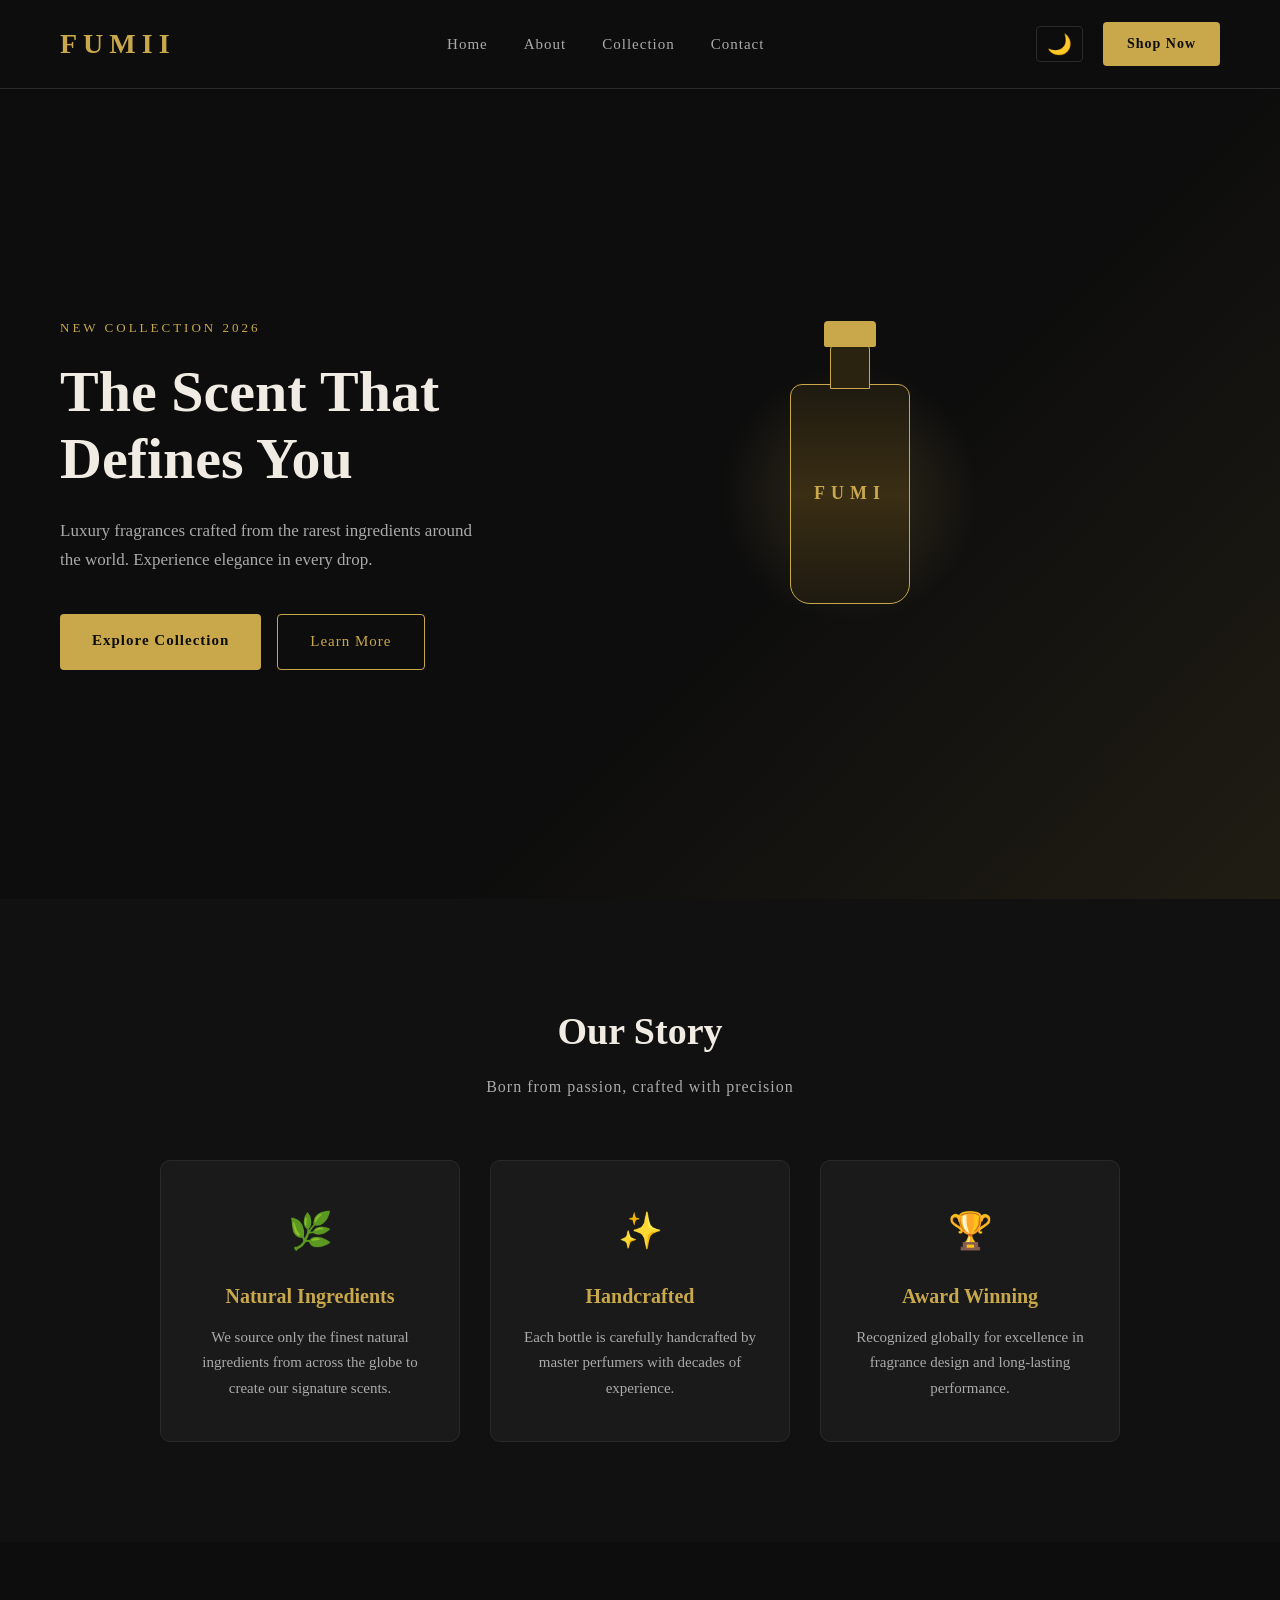
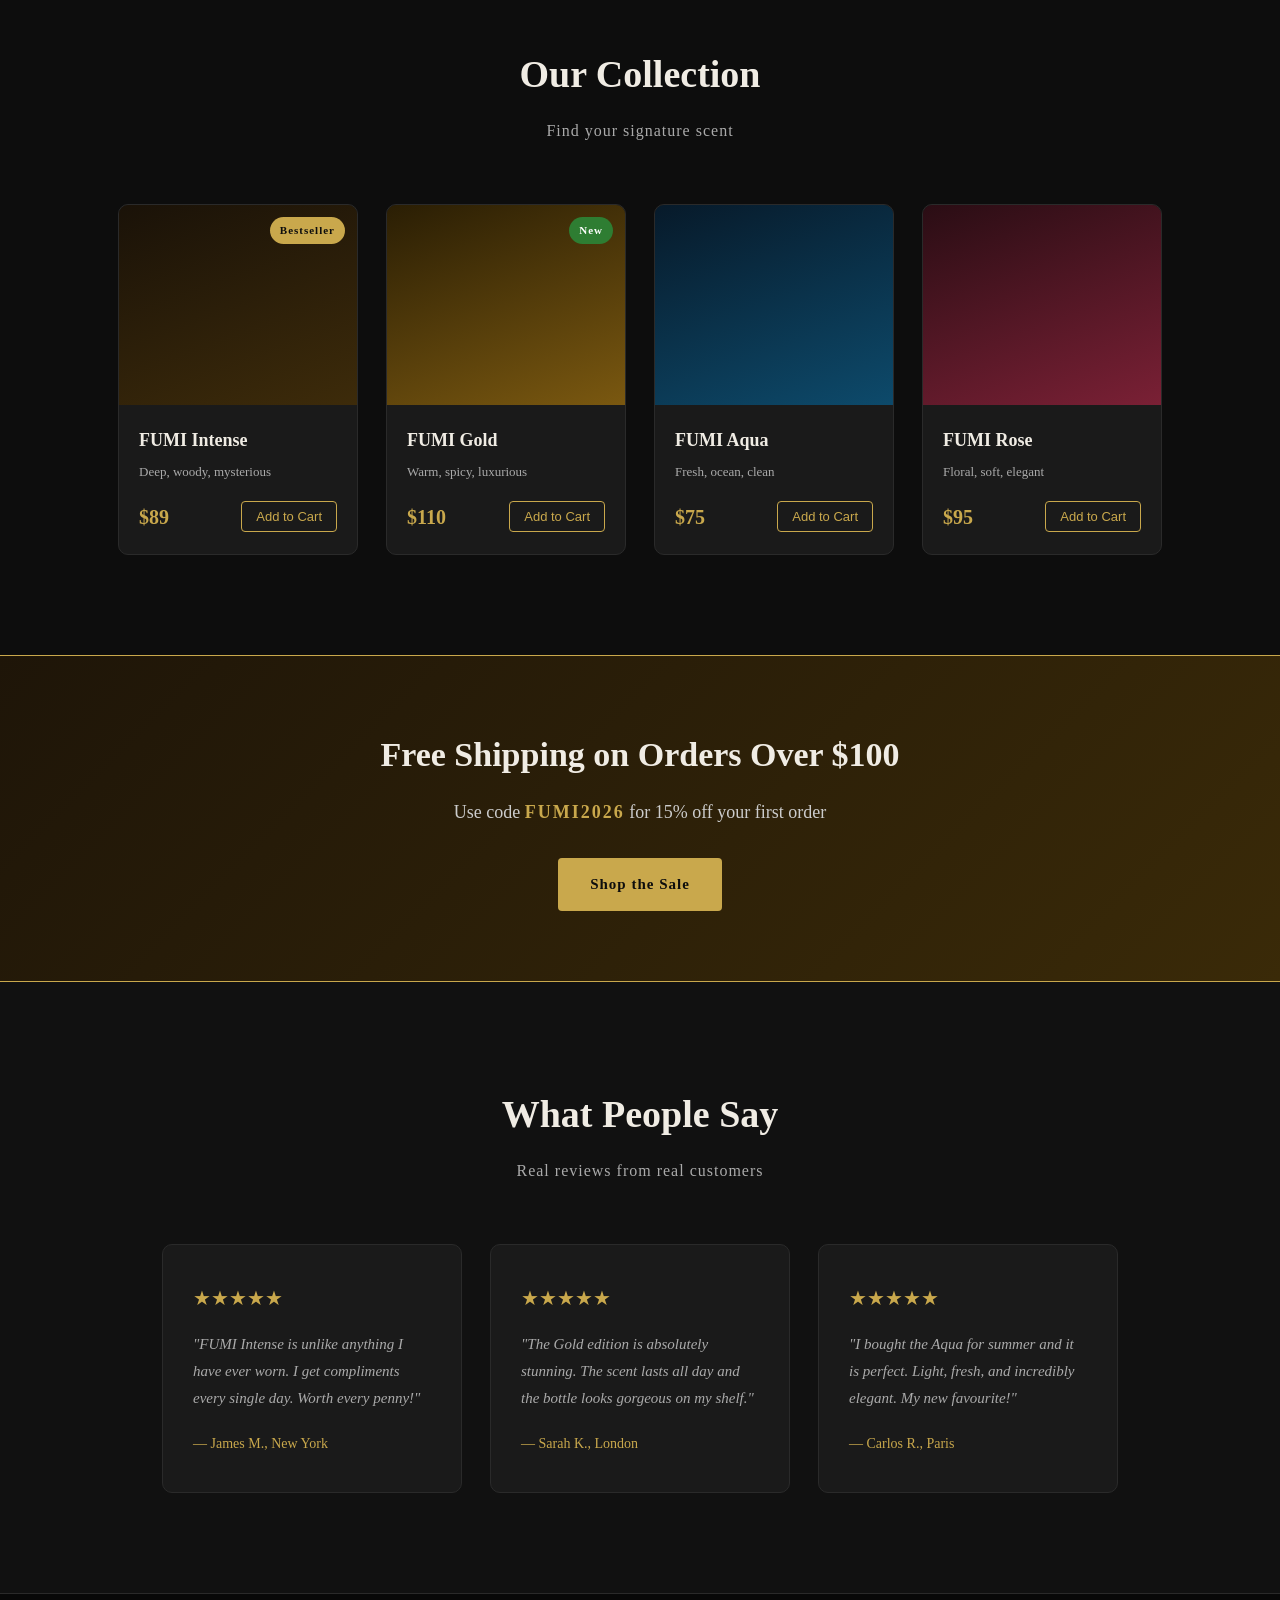
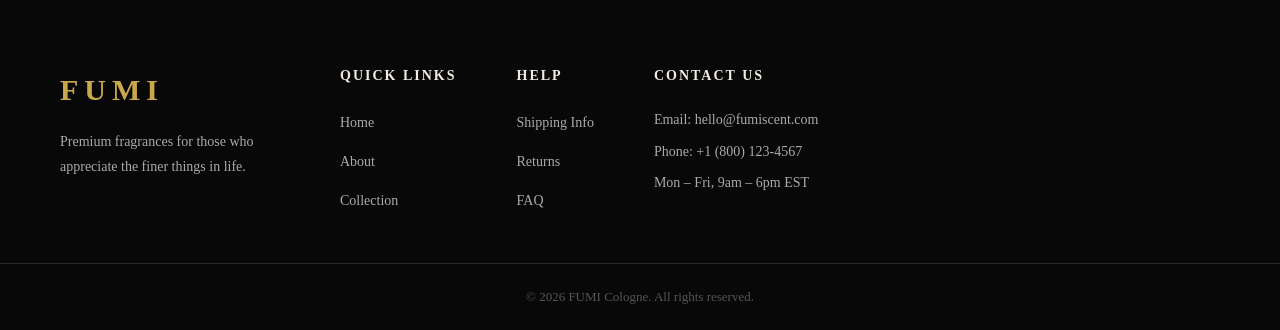
<file: index.html>
<!DOCTYPE html>
<html lang="en">

<head>
    <meta charset="UTF-8">
    <meta name="viewport" content="width=device-width, initial-scale=1.0">
    <title>FUMI - Premium Cologne</title>
    <link rel="stylesheet" href="style.css">
</head>

<body>

    <nav class="navbar">
        <div class="logo">FUMII</div>
        <ul class="nav-links">
            <li><a href="#home">Home</a></li>
            <li><a href="#about">About</a></li>
            <li><a href="#products">Collection</a></li>
            <li><a href="#contact">Contact</a></li>
        </ul>
        <div class="nav-actions">
            <button id="theme-toggle" class="theme-btn">🌙</button>
            <a href="#products" class="nav-btn">Shop Now</a>
        </div>
    </nav>

    <section class="hero" id="home">
        <div class="hero-content">
            <p class="hero-tag">New Collection 2026</p>
            <h1>The Scent That<br>Defines You</h1>
            <p class="hero-desc">
                Luxury fragrances crafted from the rarest ingredients around the world.
                Experience elegance in every drop.
            </p>
            <div class="hero-buttons">
                <a href="#products" class="btn-primary">Explore Collection</a>
                <a href="#about" class="btn-secondary">Learn More</a>
            </div>
        </div>
        <div class="hero-image">
            <div class="bottle-visual">
                <div class="bottle-body">
                    <div class="bottle-neck"></div>
                    <div class="bottle-cap"></div>
                    <p class="bottle-label">FUMI</p>
                </div>
                <div class="glow-circle"></div>
            </div>
        </div>
    </section>

    <section class="about" id="about">
        <h2 class="section-title">Our Story</h2>
        <p class="section-subtitle">Born from passion, crafted with precision</p>
        <div class="about-cards">

            <div class="about-card">
                <div class="about-icon">🌿</div>
                <h3>Natural Ingredients</h3>
                <p>We source only the finest natural ingredients from across the globe to create our signature scents.</p>
            </div>

            <div class="about-card">
                <div class="about-icon">✨</div>
                <h3>Handcrafted</h3>
                <p>Each bottle is carefully handcrafted by master perfumers with decades of experience.</p>
            </div>

            <div class="about-card">
                <div class="about-icon">🏆</div>
                <h3>Award Winning</h3>
                <p>Recognized globally for excellence in fragrance design and long-lasting performance.</p>
            </div>

        </div>
    </section>

    <section class="products" id="products">
        <h2 class="section-title">Our Collection</h2>
        <p class="section-subtitle">Find your signature scent</p>
        <div class="product-grid">

            <div class="product-card">
                <div class="product-img dark-img">
                    <span class="product-badge">Bestseller</span>
                </div>
                <div class="product-info">
                    <h3>FUMI Intense</h3>
                    <p>Deep, woody, mysterious</p>
                    <div class="product-bottom">
                        <span class="price">$89</span>
                        <button class="add-btn">Add to Cart</button>
                    </div>
                </div>
            </div>

            <div class="product-card">
                <div class="product-img gold-img">
                    <span class="product-badge new-badge">New</span>
                </div>
                <div class="product-info">
                    <h3>FUMI Gold</h3>
                    <p>Warm, spicy, luxurious</p>
                    <div class="product-bottom">
                        <span class="price">$110</span>
                        <button class="add-btn">Add to Cart</button>
                    </div>
                </div>
            </div>

            <div class="product-card">
                <div class="product-img blue-img">
                </div>
                <div class="product-info">
                    <h3>FUMI Aqua</h3>
                    <p>Fresh, ocean, clean</p>
                    <div class="product-bottom">
                        <span class="price">$75</span>
                        <button class="add-btn">Add to Cart</button>
                    </div>
                </div>
            </div>

            <div class="product-card">
                <div class="product-img rose-img">
                </div>
                <div class="product-info">
                    <h3>FUMI Rose</h3>
                    <p>Floral, soft, elegant</p>
                    <div class="product-bottom">
                        <span class="price">$95</span>
                        <button class="add-btn">Add to Cart</button>
                    </div>
                </div>
            </div>

        </div>
    </section>

    <section class="banner">
        <h2>Free Shipping on Orders Over $100</h2>
        <p>Use code <strong>FUMI2026</strong> for 15% off your first order</p>
        <a href="#products" class="btn-primary">Shop the Sale</a>
    </section>

    <section class="testimonials">
        <h2 class="section-title">What People Say</h2>
        <p class="section-subtitle">Real reviews from real customers</p>
        <div class="testimonial-grid">

            <div class="testimonial-card">
                <p class="stars">★★★★★</p>
                <p class="review">"FUMI Intense is unlike anything I have ever worn. I get compliments every single day. Worth every penny!"</p>
                <p class="reviewer">— James M., New York</p>
            </div>

            <div class="testimonial-card">
                <p class="stars">★★★★★</p>
                <p class="review">"The Gold edition is absolutely stunning. The scent lasts all day and the bottle looks gorgeous on my shelf."</p>
                <p class="reviewer">— Sarah K., London</p>
            </div>

            <div class="testimonial-card">
                <p class="stars">★★★★★</p>
                <p class="review">"I bought the Aqua for summer and it is perfect. Light, fresh, and incredibly elegant. My new favourite!"</p>
                <p class="reviewer">— Carlos R., Paris</p>
            </div>

        </div>
    </section>

    <footer class="footer" id="contact">
        <div class="footer-top">

            <div class="footer-brand">
                <h2>FUMI</h2>
                <p>Premium fragrances for those who appreciate the finer things in life.</p>
            </div>

            <div class="footer-links">
                <h4>Quick Links</h4>
                <ul>
                    <li><a href="#home">Home</a></li>
                    <li><a href="#about">About</a></li>
                    <li><a href="#products">Collection</a></li>
                </ul>
            </div>

            <div class="footer-links">
                <h4>Help</h4>
                <ul>
                    <li><a href="#">Shipping Info</a></li>
                    <li><a href="#">Returns</a></li>
                    <li><a href="#">FAQ</a></li>
                </ul>
            </div>

            <div class="footer-contact">
                <h4>Contact Us</h4>
                <p>Email: hello@fumiscent.com</p>
                <p>Phone: +1 (800) 123-4567</p>
                <p>Mon – Fri, 9am – 6pm EST</p>
            </div>

        </div>
        <div class="footer-bottom">
            <p>© 2026 FUMI Cologne. All rights reserved.</p>
        </div>
    </footer>

    <script>
        const themeToggle = document.getElementById('theme-toggle');
        const body = document.body;

        themeToggle.addEventListener('click', () => {
            body.classList.toggle('light-mode');
            if (body.classList.contains('light-mode')) {
                themeToggle.textContent = '☀️';
            } else {
                themeToggle.textContent = '🌙';
            }
        });
    </script>
</body>

</html>
</file>
<file: style.css>
/* ===========================
   RESET & BASE STYLES
=========================== */

:root {
    --bg-color: #0d0d0d;
    --text-color: #f0ece4;
    --card-bg: #1a1a1a;
    --border-color: #2a2a2a;
    --accent-color: #c9a84c;
    --accent-hover: #e0bf6a;
    --nav-bg: #0d0d0d;
    --secondary-text: #aaa;
    --footer-bg: #080808;
    --testimonial-bg: #111;
}

body.light-mode {
    --bg-color: #f8f8f8;
    --text-color: #1a1a1a;
    --card-bg: #ffffff;
    --border-color: #dddddd;
    --nav-bg: #ffffff;
    --secondary-text: #555;
    --footer-bg: #eeeeee;
    --testimonial-bg: #f0f0f0;
}

* {
    margin: 0;
    padding: 0;
    box-sizing: border-box;
}

body {
    font-family: Georgia, serif;
    background-color: var(--bg-color);
    color: var(--text-color);
    line-height: 1.7;
    transition: background-color 0.3s, color 0.3s;
}

a {
    text-decoration: none;
    color: inherit;
}

ul {
    list-style: none;
}


/* ===========================
   NAVBAR
=========================== */

.navbar {
    display: flex;
    align-items: center;
    justify-content: space-between;
    padding: 20px 60px;
    background-color: var(--nav-bg);
    border-bottom: 1px solid var(--border-color);
    position: sticky;
    top: 0;
    z-index: 100;
}

.logo {
    font-size: 28px;
    font-weight: bold;
    letter-spacing: 6px;
    color: var(--accent-color);
}

.nav-links {
    display: flex;
    gap: 36px;
}

.nav-links a {
    font-size: 15px;
    letter-spacing: 1px;
    color: var(--secondary-text);
    transition: color 0.3s;
}

.nav-links a:hover {
    color: var(--accent-color);
}

.nav-actions {
    display: flex;
    align-items: center;
    gap: 20px;
}

.theme-btn {
    background: none;
    border: 1px solid var(--border-color);
    color: var(--text-color);
    font-size: 20px;
    cursor: pointer;
    padding: 5px 10px;
    border-radius: 4px;
    transition: background-color 0.3s;
}

.theme-btn:hover {
    background-color: var(--border-color);
}

.nav-btn {
    background-color: var(--accent-color);
    color: #0d0d0d;
    padding: 10px 24px;
    font-size: 14px;
    letter-spacing: 1px;
    font-weight: bold;
    border-radius: 4px;
    transition: background-color 0.3s;
}

.nav-btn:hover {
    background-color: var(--accent-hover);
}


/* ===========================
   HERO SECTION
=========================== */

.hero {
    display: flex;
    align-items: center;
    justify-content: space-between;
    padding: 100px 60px;
    min-height: 90vh;
    background: linear-gradient(135deg, var(--bg-color) 60%, rgba(201,168,76,0.1) 100%);
}

.hero-content {
    max-width: 520px;
}

.hero-tag {
    font-size: 13px;
    letter-spacing: 3px;
    text-transform: uppercase;
    color: var(--accent-color);
    margin-bottom: 20px;
}

.hero-content h1 {
    font-size: 58px;
    line-height: 1.15;
    color: var(--text-color);
    margin-bottom: 24px;
}

.hero-desc {
    font-size: 17px;
    color: var(--secondary-text);
    margin-bottom: 40px;
    max-width: 420px;
}

.hero-buttons {
    display: flex;
    gap: 16px;
}

.btn-primary {
    background-color: var(--accent-color);
    color: #0d0d0d;
    padding: 14px 32px;
    font-size: 15px;
    font-weight: bold;
    letter-spacing: 1px;
    border-radius: 4px;
    display: inline-block;
    transition: background-color 0.3s;
}

.btn-primary:hover {
    background-color: var(--accent-hover);
}

.btn-secondary {
    border: 1px solid var(--accent-color);
    color: var(--accent-color);
    padding: 14px 32px;
    font-size: 15px;
    letter-spacing: 1px;
    border-radius: 4px;
    display: inline-block;
    transition: background-color 0.3s, color 0.3s;
}

.btn-secondary:hover {
    background-color: var(--accent-color);
    color: #0d0d0d;
}

/* Decorative CSS cologne bottle */
.hero-image {
    display: flex;
    align-items: center;
    justify-content: center;
    flex: 1;
}

.bottle-visual {
    position: relative;
    display: flex;
    align-items: center;
    justify-content: center;
}

.glow-circle {
    width: 260px;
    height: 260px;
    background: radial-gradient(circle, rgba(201,168,76,0.2) 0%, transparent 70%);
    border-radius: 50%;
    position: absolute;
}

.bottle-body {
    position: relative;
    width: 120px;
    height: 220px;
    background: linear-gradient(180deg, #1e1a10 0%, #3a2e14 50%, #1e1a10 100%);
    border-radius: 12px 12px 20px 20px;
    border: 1px solid var(--accent-color);
    display: flex;
    align-items: center;
    justify-content: center;
    z-index: 2;
}

.bottle-neck {
    position: absolute;
    top: -40px;
    left: 50%;
    transform: translateX(-50%);
    width: 40px;
    height: 44px;
    background-color: #2a2310;
    border: 1px solid var(--accent-color);
    border-radius: 4px 4px 0 0;
}

.bottle-cap {
    position: absolute;
    top: -64px;
    left: 50%;
    transform: translateX(-50%);
    width: 52px;
    height: 26px;
    background-color: var(--accent-color);
    border-radius: 4px 4px 2px 2px;
}

.bottle-label {
    font-size: 18px;
    letter-spacing: 6px;
    color: var(--accent-color);
    font-weight: bold;
}


/* ===========================
   SECTION SHARED STYLES
=========================== */

.section-title {
    font-size: 38px;
    text-align: center;
    color: var(--text-color);
    margin-bottom: 10px;
}

.section-subtitle {
    font-size: 16px;
    text-align: center;
    color: var(--secondary-text);
    margin-bottom: 60px;
    letter-spacing: 1px;
}


/* ===========================
   ABOUT SECTION
=========================== */

.about {
    padding: 100px 60px;
    background-color: var(--testimonial-bg);
}

.about-cards {
    display: flex;
    gap: 30px;
    justify-content: center;
}

.about-card {
    background-color: var(--card-bg);
    border: 1px solid var(--border-color);
    border-radius: 10px;
    padding: 40px 30px;
    max-width: 300px;
    text-align: center;
    transition: border-color 0.3s;
}

.about-card:hover {
    border-color: var(--accent-color);
}

.about-icon {
    font-size: 36px;
    margin-bottom: 16px;
}

.about-card h3 {
    font-size: 20px;
    color: var(--accent-color);
    margin-bottom: 12px;
}

.about-card p {
    font-size: 15px;
    color: var(--secondary-text);
}


/* ===========================
   PRODUCTS SECTION
=========================== */

.products {
    padding: 100px 60px;
    background-color: var(--bg-color);
}

.product-grid {
    display: flex;
    gap: 28px;
    flex-wrap: wrap;
    justify-content: center;
}

.product-card {
    background-color: var(--card-bg);
    border: 1px solid var(--border-color);
    border-radius: 10px;
    width: 240px;
    overflow: hidden;
    transition: border-color 0.3s, transform 0.3s;
}

.product-card:hover {
    border-color: var(--accent-color);
    transform: translateY(-6px);
}

.product-img {
    height: 200px;
    display: flex;
    align-items: flex-start;
    justify-content: flex-end;
    padding: 12px;
    position: relative;
}

.dark-img {
    background: linear-gradient(160deg, #1a1208, #3d2b0a);
}

.gold-img {
    background: linear-gradient(160deg, #2a1e04, #7a5810);
}

.blue-img {
    background: linear-gradient(160deg, #071a2a, #0d4a6b);
}

.rose-img {
    background: linear-gradient(160deg, #2a0d14, #7a2035);
}

.product-badge {
    background-color: var(--accent-color);
    color: #0d0d0d;
    font-size: 11px;
    font-weight: bold;
    padding: 4px 10px;
    border-radius: 20px;
    letter-spacing: 1px;
}

.new-badge {
    background-color: #2e7d32;
    color: #fff;
}

.product-info {
    padding: 20px;
}

.product-info h3 {
    font-size: 18px;
    color: var(--text-color);
    margin-bottom: 6px;
}

.product-info p {
    font-size: 13px;
    color: var(--secondary-text);
    margin-bottom: 16px;
}

.product-bottom {
    display: flex;
    align-items: center;
    justify-content: space-between;
}

.price {
    font-size: 20px;
    font-weight: bold;
    color: var(--accent-color);
}

.add-btn {
    background-color: transparent;
    border: 1px solid var(--accent-color);
    color: var(--accent-color);
    padding: 7px 14px;
    font-size: 13px;
    border-radius: 4px;
    cursor: pointer;
    transition: background-color 0.3s, color 0.3s;
}

.add-btn:hover {
    background-color: var(--accent-color);
    color: #0d0d0d;
}


/* ===========================
   BANNER SECTION
=========================== */

.banner {
    background: linear-gradient(135deg, #1e1508, #3a2a08);
    border-top: 1px solid var(--accent-color);
    border-bottom: 1px solid var(--accent-color);
    padding: 70px 60px;
    text-align: center;
}

.banner h2 {
    font-size: 34px;
    color: #f0ece4;
    margin-bottom: 14px;
}

.banner p {
    font-size: 18px;
    color: #ccc;
    margin-bottom: 30px;
}

.banner strong {
    color: var(--accent-color);
    letter-spacing: 2px;
}


/* ===========================
   TESTIMONIALS SECTION
=========================== */

.testimonials {
    padding: 100px 60px;
    background-color: var(--testimonial-bg);
}

.testimonial-grid {
    display: flex;
    gap: 28px;
    justify-content: center;
    flex-wrap: wrap;
}

.testimonial-card {
    background-color: var(--card-bg);
    border: 1px solid var(--border-color);
    border-radius: 10px;
    padding: 36px 30px;
    max-width: 300px;
}

.stars {
    color: var(--accent-color);
    font-size: 20px;
    margin-bottom: 16px;
}

.review {
    font-size: 15px;
    color: var(--secondary-text);
    font-style: italic;
    margin-bottom: 20px;
    line-height: 1.8;
}

.reviewer {
    font-size: 14px;
    color: var(--accent-color);
}


/* ===========================
   FOOTER
=========================== */

.footer {
    background-color: var(--footer-bg);
    border-top: 1px solid var(--border-color);
}

.footer-top {
    display: flex;
    gap: 60px;
    padding: 70px 60px 50px;
    flex-wrap: wrap;
}

.footer-brand h2 {
    font-size: 30px;
    letter-spacing: 6px;
    color: var(--accent-color);
    margin-bottom: 14px;
}

.footer-brand p {
    font-size: 14px;
    color: var(--secondary-text);
    max-width: 220px;
    line-height: 1.8;
}

.footer-links h4 {
    font-size: 14px;
    letter-spacing: 2px;
    text-transform: uppercase;
    color: var(--text-color);
    margin-bottom: 20px;
}

.footer-links ul {
    display: flex;
    flex-direction: column;
    gap: 12px;
}

.footer-links a {
    font-size: 14px;
    color: var(--secondary-text);
    transition: color 0.3s;
}

.footer-links a:hover {
    color: var(--accent-color);
}

.footer-contact h4 {
    font-size: 14px;
    letter-spacing: 2px;
    text-transform: uppercase;
    color: var(--text-color);
    margin-bottom: 20px;
}

.footer-contact p {
    font-size: 14px;
    color: var(--secondary-text);
    margin-bottom: 8px;
}

.footer-bottom {
    text-align: center;
    padding: 22px 60px;
    border-top: 1px solid var(--border-color);
    font-size: 13px;
    color: #555;
}
</file>
